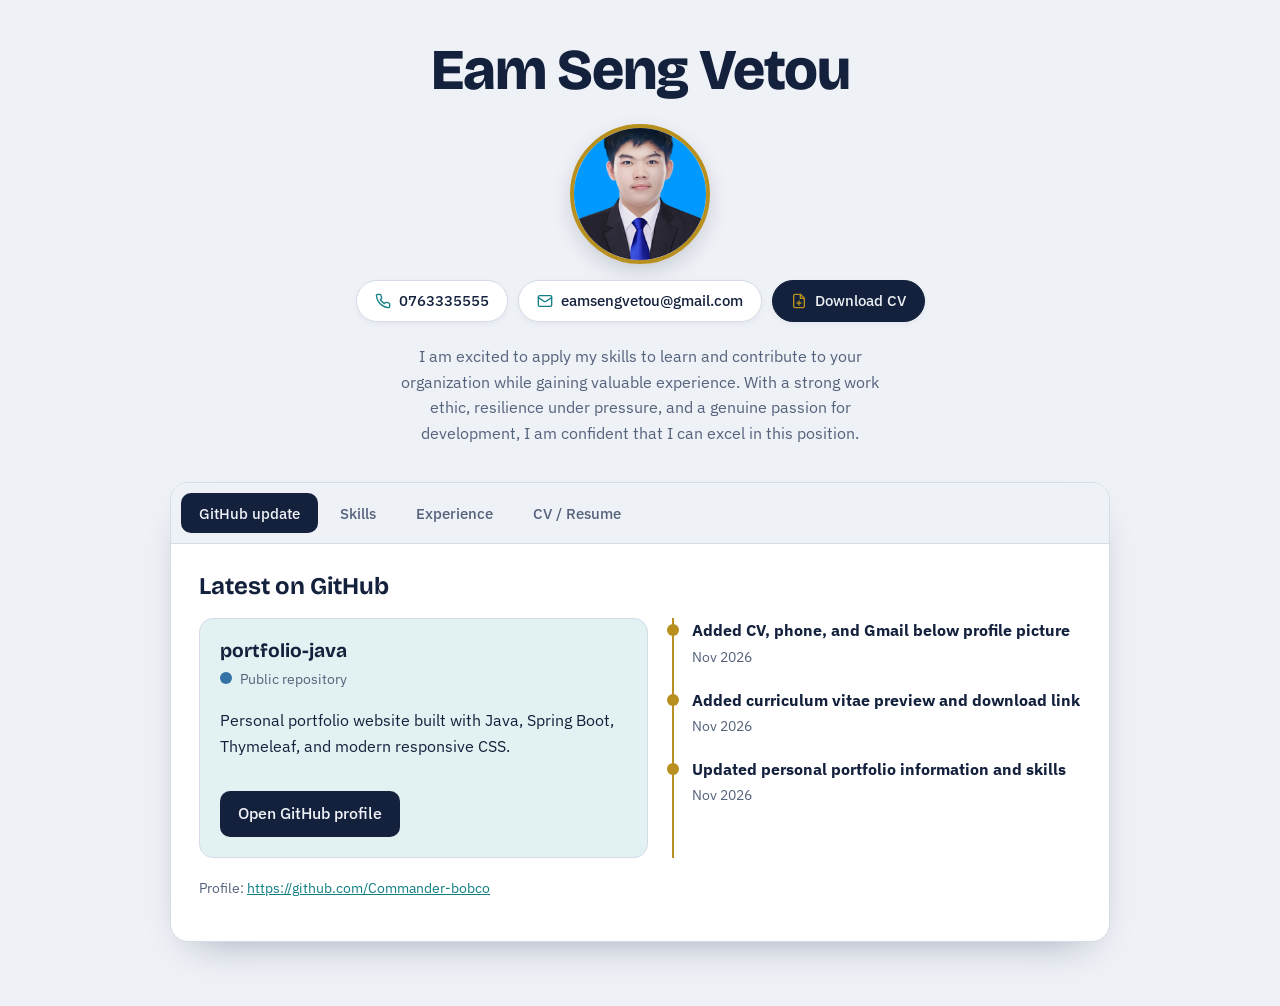
<file: index.html>
<!DOCTYPE html>
<html lang="en">
<head>
<meta charset="utf-8">
<meta name="viewport" content="width=device-width, initial-scale=1">
<title>Eam Seng Vetou · Portfolio</title>
<link rel="stylesheet" href="https://fonts.googleapis.com/css2?family=Bricolage+Grotesque:wght@500;700;800&family=IBM+Plex+Sans:wght@400;500&display=swap">
<link rel="stylesheet" href="style.css">
</head>
<body>
<main>
<header class="hero">
<h1>Eam Seng Vetou</h1>
<img src="profile.png" alt="Eam Seng Vetou profile picture">
<div class="hero-contacts">
<a href="tel:0763335555" class="contact-pill" title="Call phone number"><svg width="16" height="16" viewBox="0 0 24 24" fill="none" stroke="currentColor" stroke-width="2" stroke-linecap="round" stroke-linejoin="round"><path d="M22 16.92v3a2 2 0 0 1-2.18 2 19.79 19.79 0 0 1-8.63-3.07 19.5 19.5 0 0 1-6-6 19.79 19.79 0 0 1-3.07-8.67A2 2 0 0 1 4.11 2h3a2 2 0 0 1 2 1.72 12.84 12.84 0 0 0 .7 2.81 2 2 0 0 1-.45 2.11L8.09 9.91a16 16 0 0 0 6 6l1.27-1.27a2 2 0 0 1 2.11-.45 12.84 12.84 0 0 0 2.81.7A2 2 0 0 1 22 16.92z"/></svg><span>0763335555</span></a>
<a href="mailto:eamsengvetou@gmail.com" class="contact-pill" title="Send email"><svg width="16" height="16" viewBox="0 0 24 24" fill="none" stroke="currentColor" stroke-width="2" stroke-linecap="round" stroke-linejoin="round"><rect width="20" height="16" x="2" y="4" rx="2"/><path d="m22 7-8.97 5.7a1.94 1.94 0 0 1-2.06 0L2 7"/></svg><span>eamsengvetou@gmail.com</span></a>
<a href="cv.pdf" target="_blank" rel="noopener" class="contact-pill cv-pill" title="View CV"><svg width="16" height="16" viewBox="0 0 24 24" fill="none" stroke="currentColor" stroke-width="2" stroke-linecap="round" stroke-linejoin="round"><path d="M14 2H6a2 2 0 0 0-2 2v16a2 2 0 0 0 2 2h12a2 2 0 0 0 2-2V8z"/><polyline points="14 2 14 8 20 8"/><line x1="12" y1="18" x2="12" y2="12"/><line x1="9" y1="15" x2="15" y2="15"/></svg><span>Download CV</span></a>
</div>
<p>I am excited to apply my skills to learn and contribute to your organization while gaining valuable experience. With a strong work ethic, resilience under pressure, and a genuine passion for development, I am confident that I can excel in this position.</p>
</header>
<section class="board" aria-label="Portfolio board">
<div class="tabs" role="tablist">
<button role="tab" id="t-gh" aria-selected="true" aria-controls="p-gh">GitHub update</button>
<button role="tab" id="t-sk" aria-selected="false" aria-controls="p-sk">Skills</button>
<button role="tab" id="t-exp" aria-selected="false" aria-controls="p-exp">Experience</button>
<button role="tab" id="t-cv" aria-selected="false" aria-controls="p-cv">CV / Resume</button>
</div>
<div class="panel" id="p-exp" role="tabpanel" aria-labelledby="t-exp" hidden>
<h2>Working experience</h2>
<div class="job"><div class="when">2024 - Present</div><div><h3>Software Development &amp; Database Backend</h3><ul><li>Developed a responsive web application featuring a local database backend to store, retrieve, and manage user data securely.</li><li>Designed database schemas (tables, relationships, and queries) to handle Create, Read, Update, and Delete operations efficiently.</li></ul></div></div><div class="job"><div class="when">2022 - 2024</div><div><h3>High School &amp; Computer Networking</h3><ul><li>Completed Cisco Packet Tracer networking configuration exercises with NetAcad.</li><li>Studied foundational programming and computer hardware configuration.</li></ul></div></div><div class="job"><div class="when">2018 - 2021</div><div><h3>Secondary Education &amp; Technical Foundations</h3><ul><li>Completed secondary education at Belties International School.</li></ul></div></div>
</div>
<div class="panel" id="p-gh" role="tabpanel" aria-labelledby="t-gh">
<h2>Latest on GitHub</h2>
<div class="gh">
<div class="repo">
<h3>portfolio-java</h3>
<div class="lang"><i></i>Public repository</div>
<p>Personal portfolio website built with Java, Spring Boot, Thymeleaf, and modern responsive CSS.</p>
<a class="btn" href="https://github.com/Commander-bobco" target="_blank" rel="noopener">Open GitHub profile</a>
</div>
<ol class="log"><li><b>Added CV, phone, and Gmail below profile picture</b><span>Nov 2026</span></li><li><b>Added curriculum vitae preview and download link</b><span>Nov 2026</span></li><li><b>Updated personal portfolio information and skills</b><span>Nov 2026</span></li></ol>
</div>
<p class="note">Profile: <a href="https://github.com/Commander-bobco" target="_blank" rel="noopener">https://github.com/Commander-bobco</a></p>
</div>
<div class="panel" id="p-sk" role="tabpanel" aria-labelledby="t-sk" hidden>
<h2>Skills</h2>
<div class="skills"><span>Java</span><span>Python</span><span>C</span><span>C++</span><span>SQL Management</span><span>Basic Networks</span><span>Hardware Configuration</span><span>Web Design</span></div>
</div>
<div class="panel" id="p-cv" role="tabpanel" aria-labelledby="t-cv" hidden>
<h2>Curriculum Vitae</h2>
<div style="display:flex;gap:12px;align-items:center;margin-bottom:16px;flex-wrap:wrap">
<a class="btn" href="cv.pdf" target="_blank" rel="noopener">Open in New Tab</a>
<a class="btn" href="cv.pdf" download="Eam_Seng_Vetou_CV.pdf">Download PDF</a>
</div>
<div class="cv-preview-container"><iframe src="cv.pdf" title="CV Document Preview"></iframe></div>
</div>
</section>
</main>
<script src="app.js"></script>
</body>
</html>
</file>
<file: style.css>
:root{--bg:#eef1f6;--surface:#fff;--ink:#14213d;--muted:#55627c;--line:#d5dbe7;--accent:#0f7f82;--brass:#b8901f;--soft:#e2f1f1;color-scheme:light;
box-sizing:border-box;padding-top:env(safe-area-inset-top,0px);padding-bottom:env(safe-area-inset-bottom,0px)}
@media (prefers-color-scheme:dark){:root:not([data-theme="light"]){--bg:#0e1526;--surface:#16203a;--ink:#e8edf8;--muted:#9aa7c4;--line:#27345a;--accent:#4fc3c6;--brass:#e0b84a;--soft:#12333a;color-scheme:dark}}
:root[data-theme="dark"]{--bg:#0e1526;--surface:#16203a;--ink:#e8edf8;--muted:#9aa7c4;--line:#27345a;--accent:#4fc3c6;--brass:#e0b84a;--soft:#12333a;color-scheme:dark}
html{scroll-padding-top:env(safe-area-inset-top,0px)}
*{box-sizing:border-box}
body{margin:0;background:var(--bg);color:var(--ink);font:400 16px/1.6 "IBM Plex Sans",system-ui,sans-serif}
a{color:var(--accent)}
:focus-visible{outline:3px solid var(--brass);outline-offset:2px}
main{max-width:980px;margin:0 auto;padding:40px 20px 64px}
.hero{display:flex;flex-direction:column;gap:14px;align-items:center;text-align:center;margin-bottom:36px}
.hero img{width:140px;height:140px;border-radius:50%;object-fit:cover;border:4px solid var(--brass);box-shadow:0 8px 24px -6px rgba(20,33,61,.25)}
.hero-contacts{display:flex;flex-wrap:wrap;justify-content:center;align-items:center;gap:10px;margin:2px 0 8px}
.contact-pill{display:inline-flex;align-items:center;gap:8px;padding:8px 18px;border-radius:999px;background:var(--surface);border:1px solid var(--line);color:var(--ink);text-decoration:none;font-size:.92rem;font-weight:500;transition:all .2s ease;box-shadow:0 2px 8px -2px rgba(20,33,61,.08)}
.contact-pill svg{flex-shrink:0;stroke:var(--accent)}
.contact-pill:hover{background:var(--soft);border-color:var(--accent);color:var(--accent);transform:translateY(-2px);box-shadow:0 4px 12px -2px rgba(20,33,61,.15)}
.contact-pill.cv-pill{background:var(--ink);color:var(--bg);border-color:var(--ink)}
.contact-pill.cv-pill svg{stroke:var(--brass)}
.contact-pill.cv-pill:hover{background:var(--accent);border-color:var(--accent);color:#fff}
.contact-pill.cv-pill:hover svg{stroke:#fff}
.cv-preview-container{margin-top:16px;border-radius:12px;overflow:hidden;border:1px solid var(--line);box-shadow:0 4px 14px rgba(0,0,0,0.06)}
.cv-preview-container iframe{display:block;width:100%;height:680px;border:none}
h1{font:800 clamp(2.2rem,6vw,3.6rem)/1.05 "Bricolage Grotesque",system-ui,sans-serif;margin:0 0 10px;letter-spacing:-.02em}
.hero p{margin:0;max-width:52ch;color:var(--muted)}
.board{background:var(--surface);border:1px solid var(--line);border-radius:18px;overflow:hidden;box-shadow:0 18px 40px -24px rgba(20,33,61,.45)}
.tabs{display:flex;gap:4px;padding:10px;border-bottom:1px solid var(--line);overflow-x:auto;background:var(--bg)}
.tabs button{font:500 .95rem "IBM Plex Sans",sans-serif;border:0;background:transparent;color:var(--muted);padding:10px 18px;border-radius:10px;cursor:pointer;white-space:nowrap}
.tabs button[aria-selected="true"]{background:var(--ink);color:var(--bg)}
.panel{padding:28px;min-height:360px}
.panel[hidden]{display:none}
h2{font:700 1.5rem "Bricolage Grotesque",system-ui,sans-serif;margin:0 0 18px}
.job{display:grid;grid-template-columns:150px 1fr;gap:6px 24px;padding:18px 0;border-top:1px solid var(--line)}
.job:first-of-type{border-top:0;padding-top:0}
.when{color:var(--muted);font-size:.9rem}
.job h3{margin:0;font:700 1.1rem "Bricolage Grotesque",sans-serif}
.job ul{margin:8px 0 0;padding-left:18px;color:var(--muted)}
.gh{display:grid;grid-template-columns:1.1fr 1fr;gap:24px}
.repo{border:1px solid var(--line);border-radius:14px;padding:20px;background:var(--soft)}
.repo h3{margin:0 0 4px;font:700 1.2rem "Bricolage Grotesque",sans-serif}
.lang{display:inline-flex;align-items:center;gap:8px;font-size:.9rem;color:var(--muted)}
.lang i{width:12px;height:12px;border-radius:50%;background:#3572a5;display:inline-block}
.btn{display:inline-block;margin-top:16px;background:var(--ink);color:var(--bg);padding:10px 18px;border-radius:10px;text-decoration:none;font-weight:500}
.log{list-style:none;margin:0;padding:0;border-left:2px solid var(--brass)}
.log li{padding:0 0 18px 18px;position:relative}
.log li::before{content:"";position:absolute;left:-7px;top:6px;width:12px;height:12px;border-radius:50%;background:var(--brass)}
.log b{display:block}
.log span{color:var(--muted);font-size:.9rem}
.skills{display:flex;flex-wrap:wrap;gap:10px}
.skills span{border:1px solid var(--line);border-radius:999px;padding:6px 16px;background:var(--soft)}
.note{margin-top:20px;font-size:.85rem;color:var(--muted)}
footer{margin-top:24px;color:var(--muted);font-size:.9rem}
@media (max-width:700px){.job{grid-template-columns:1fr}.gh{grid-template-columns:1fr}.panel{padding:20px}.hero-contacts{flex-direction:column;width:100%;max-width:320px}.contact-pill{width:100%;justify-content:center}}
</file>
